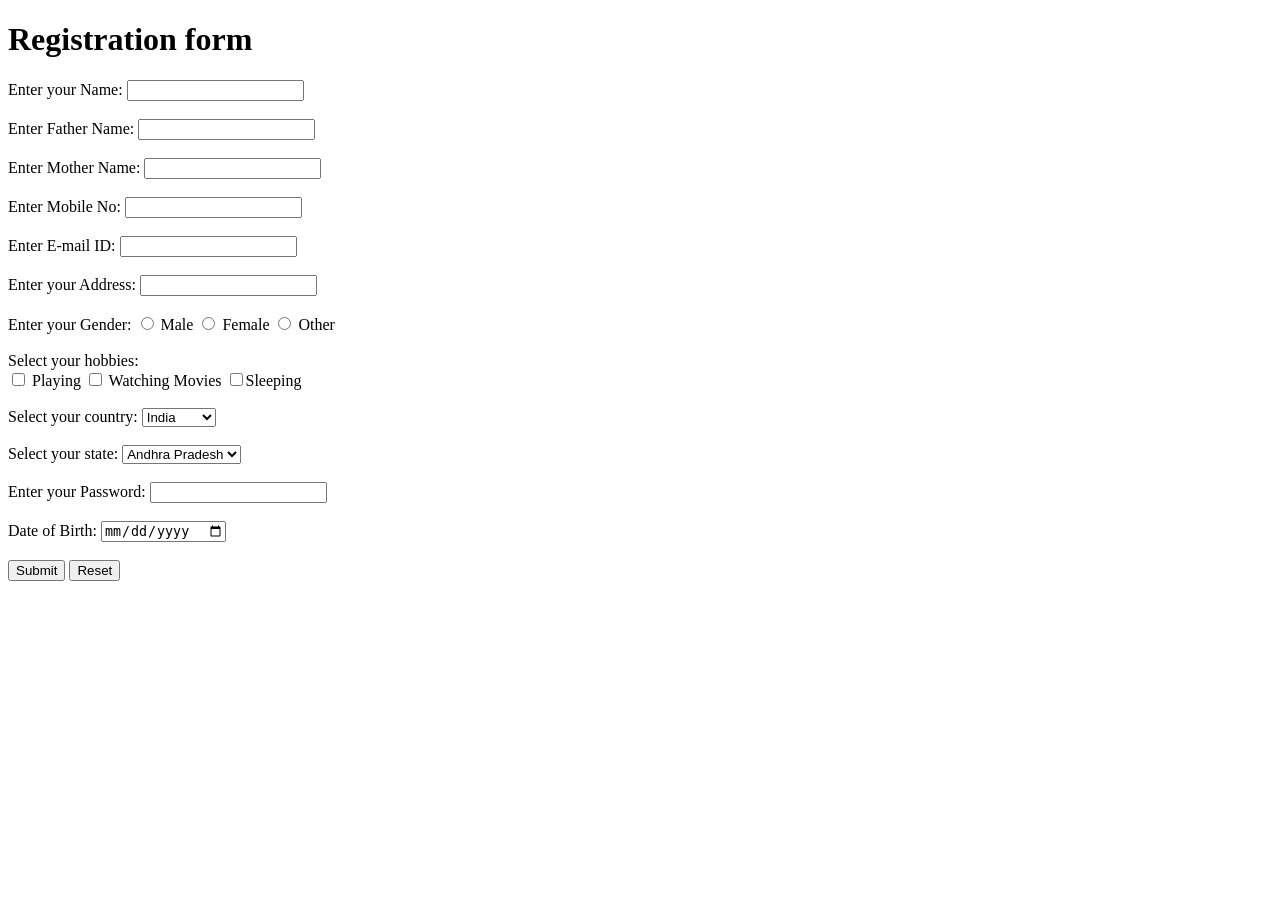
<file: Day-2.html>
<!DOCTYPE html>
<html>
    <head>
    </head>
    <body>
        <h1>Registration form</h1>

        <lable>Enter your Name:</lable> <input type="text" name="uname"><br><br>
        <lable>Enter Father Name:</lable> <input type="text" name="fname"><br><br>
        <lable>Enter Mother Name:</lable> <input type="text" name="mname"><br><br>
        <lable>Enter Mobile No:</lable> <input type="number" name="Mobile"><br><br>
        <lable>Enter E-mail ID:</lable> <input type="email" name="E-mail"><br><br>
        <lable>Enter your Address:</lable> <input type="textarea" name="Address"><br><br>
        <lable>Enter your Gender:</lable>
        <input type="radio" name="Gender" value="male"> Male
        <input type="radio" name="Gender" value="female"> Female
        <input type="radio" name="Gender" value="other"> Other<br><br>
        <lable>Select your hobbies:</lable><br>
        <input type="checkbox" name="hobbies" value="Playing"> Playing
        <input type="checkbox" name="hobbies" value="Watching Movies"> Watching Movies
        <input type="checkbox" name="hobbies" value="Sleeping">Sleeping<br><br>
        <lable>Select your country:</lable>
        <select name="country">
            <option value="India">India</option>
            <option value="U.S.A">U.S.A</option>
            <option value="Australia">Australia</option>
        </select><br><br>
        <lable>Select your state:</lable>
        <select name="state">
            <option value="Andhra Pradesh">Andhra Pradesh</option>
            <option value="Telangana">Telangana</option>
            <option value="Paris">Paris</option>
            <option value="Dalas">Dalas</option>
            <option value="Sydney">Sydney</option>
            <option value="Epstin Island">Epstin Island</option>
        </select><br><br>
        <lable>Enter your Password:</lable>
        <input type="password" name="pwd"><br><br>
        <lable>Date of Birth:</lable>
        <input type="date" name="dob"><br><br>
        <input type="submit" value="Submit">
        <input type="reset" value="Reset">
     </body>
</html>
</file>
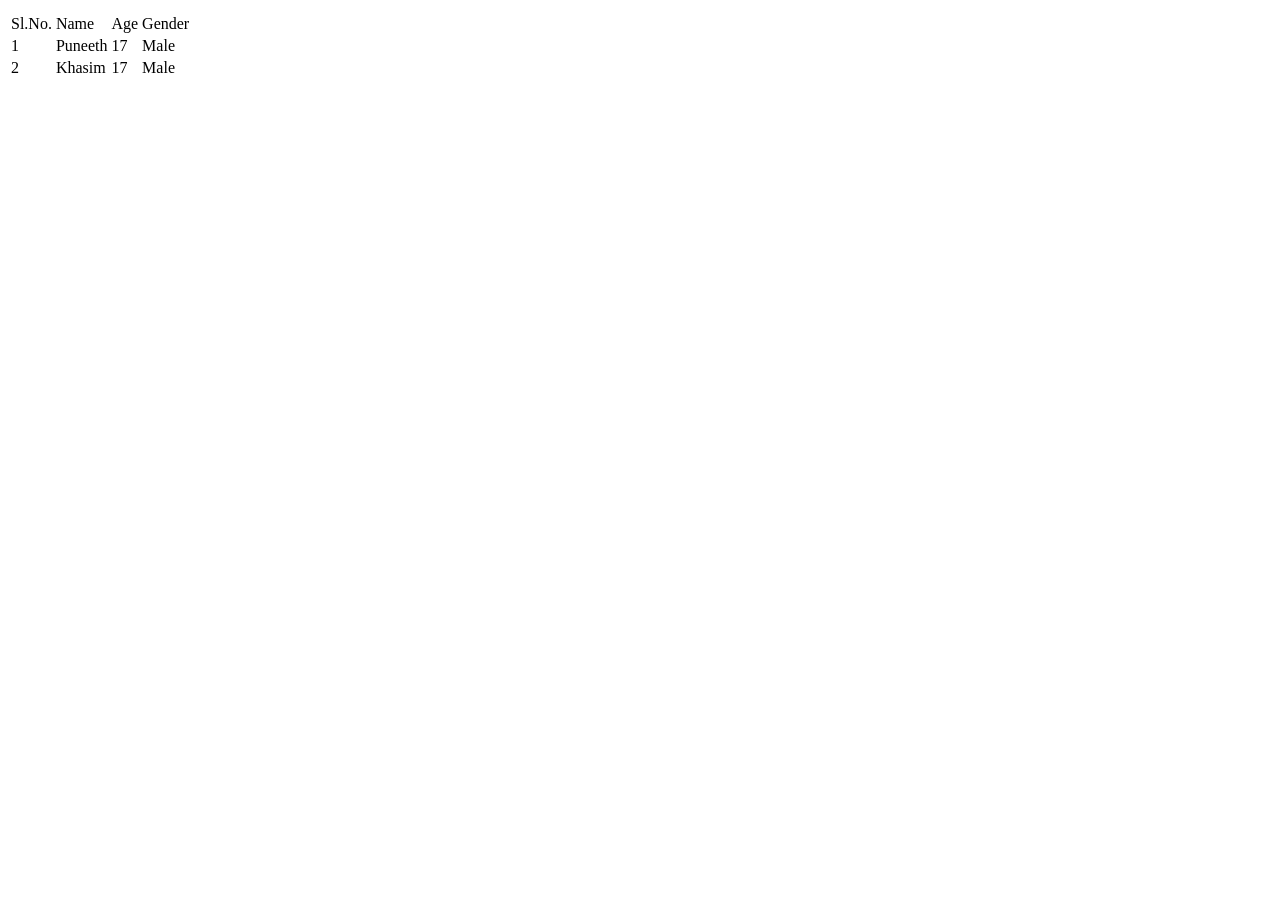
<file: Day-2_table.html>
<!DOCTYPE html>
<html>
    <head>
    </head>
    <body>
        <table>
            <th>
                <tr>
                    <td>Sl.No.</td>
                    <td>Name</td>
                    <td>Age</td>
                    <td>Gender</td>
                </tr>
                <tr>
                    <td>1</td>
                    <td>Puneeth</td>
                    <td>17</td>
                    <td>Male</td>
                </tr>
                <tr>
                    <td>2</td>
                    <td>Khasim</td>
                    <td>17</td>
                    <td>Male</td>
                </tr>
            </th>
        </table>
    </body>
</html>
</file>
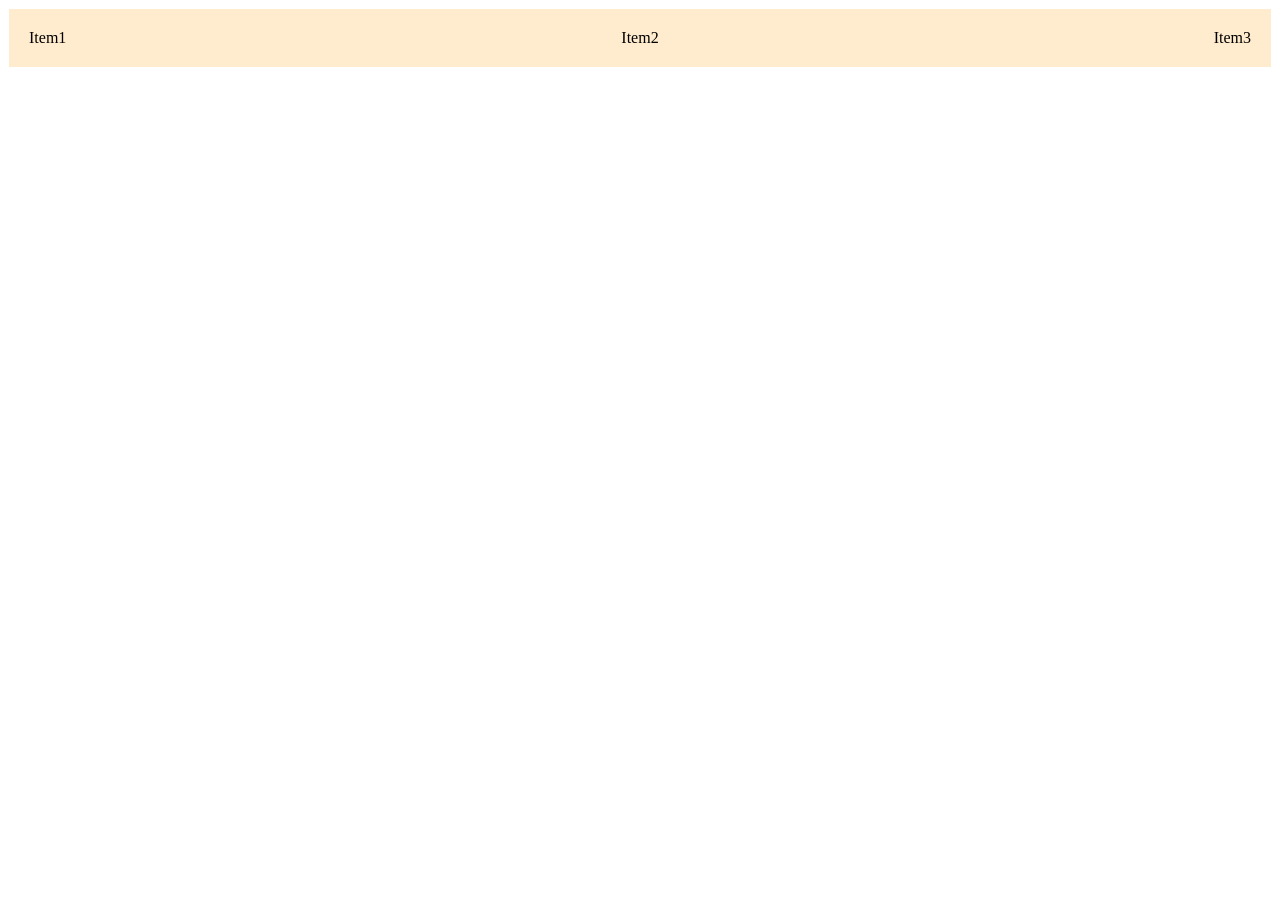
<file: flex.html>
<!DOCTYPE html>
<html>
    <head>
        <title>Flex Demo</title>
        <link rel="stylesheet" type="text/css" href="flex.css">
    </head>
    <body>
        <div class="flex-container">
    <div class="flex-item">Item1</div>
    <div class="flex-item">Item2</div>
    <div class="flex-item">Item3</div>
    </div>
    </body>
</html>
</file>
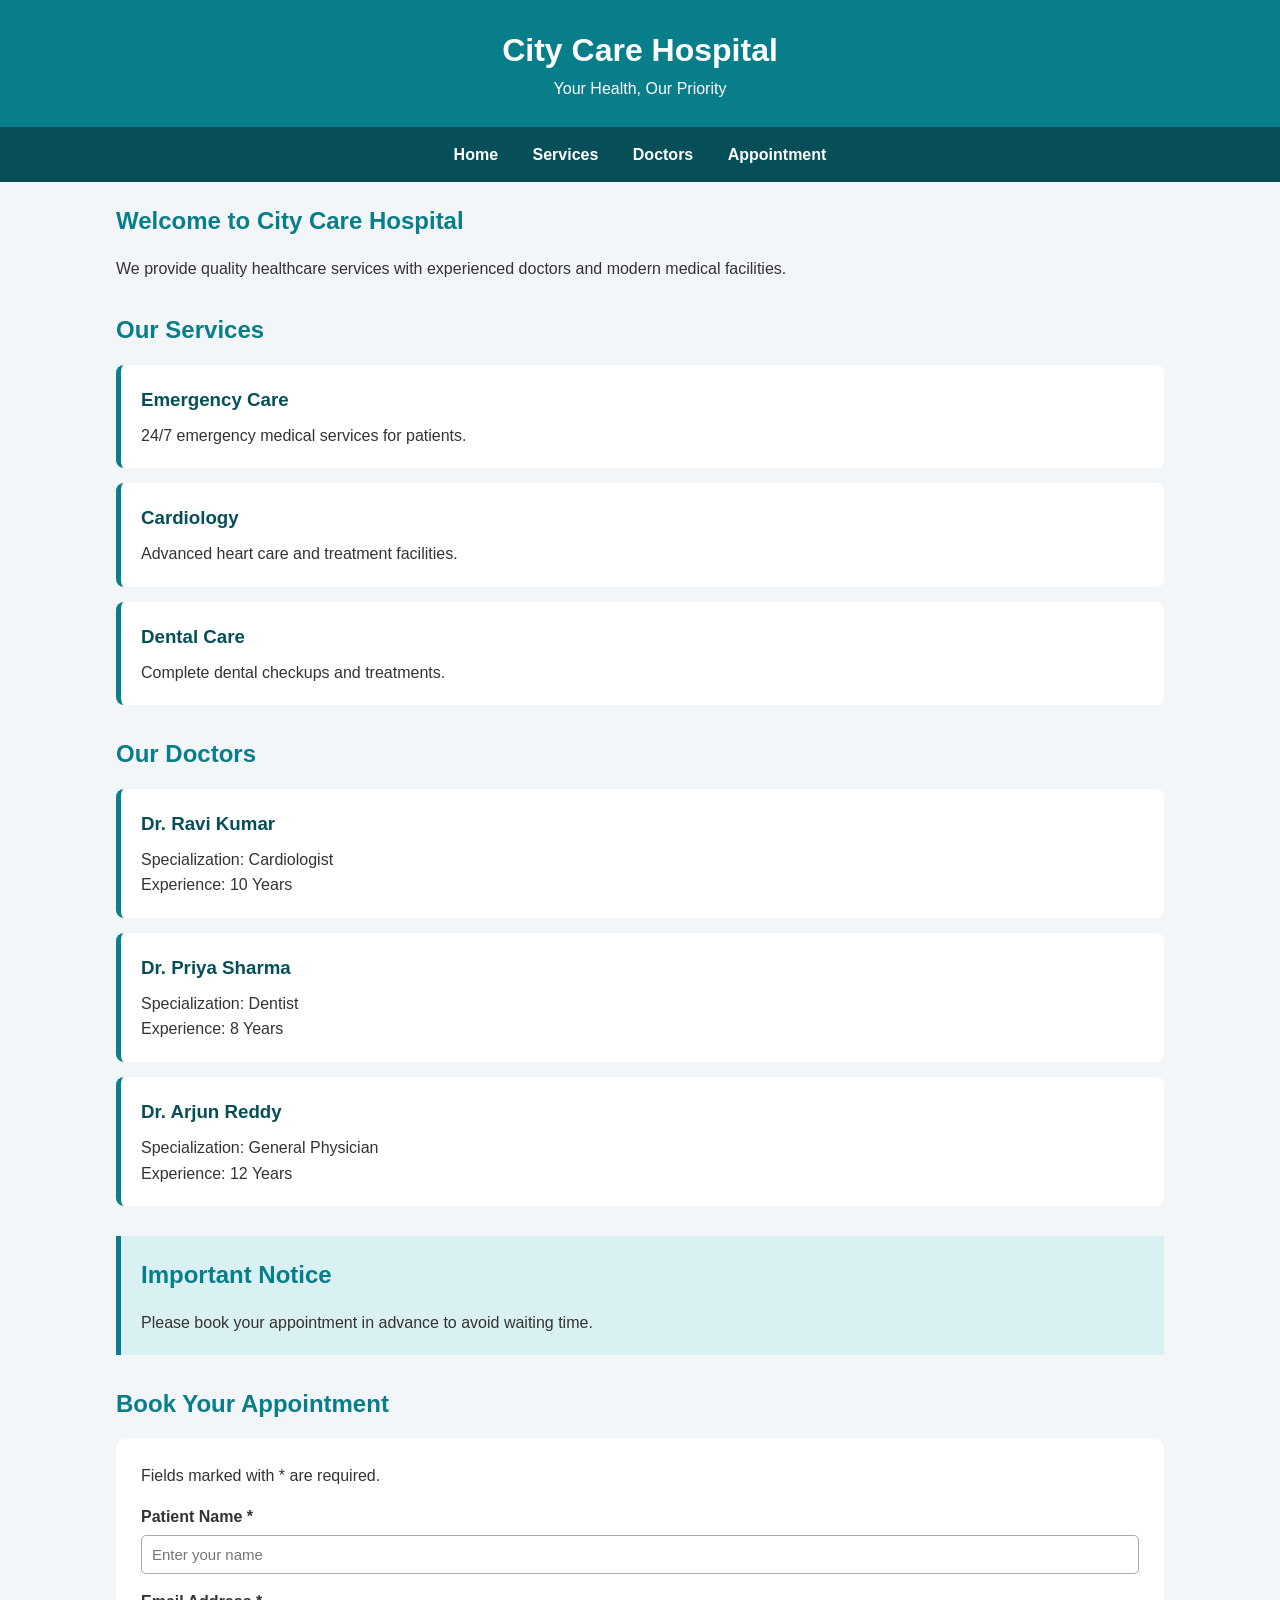
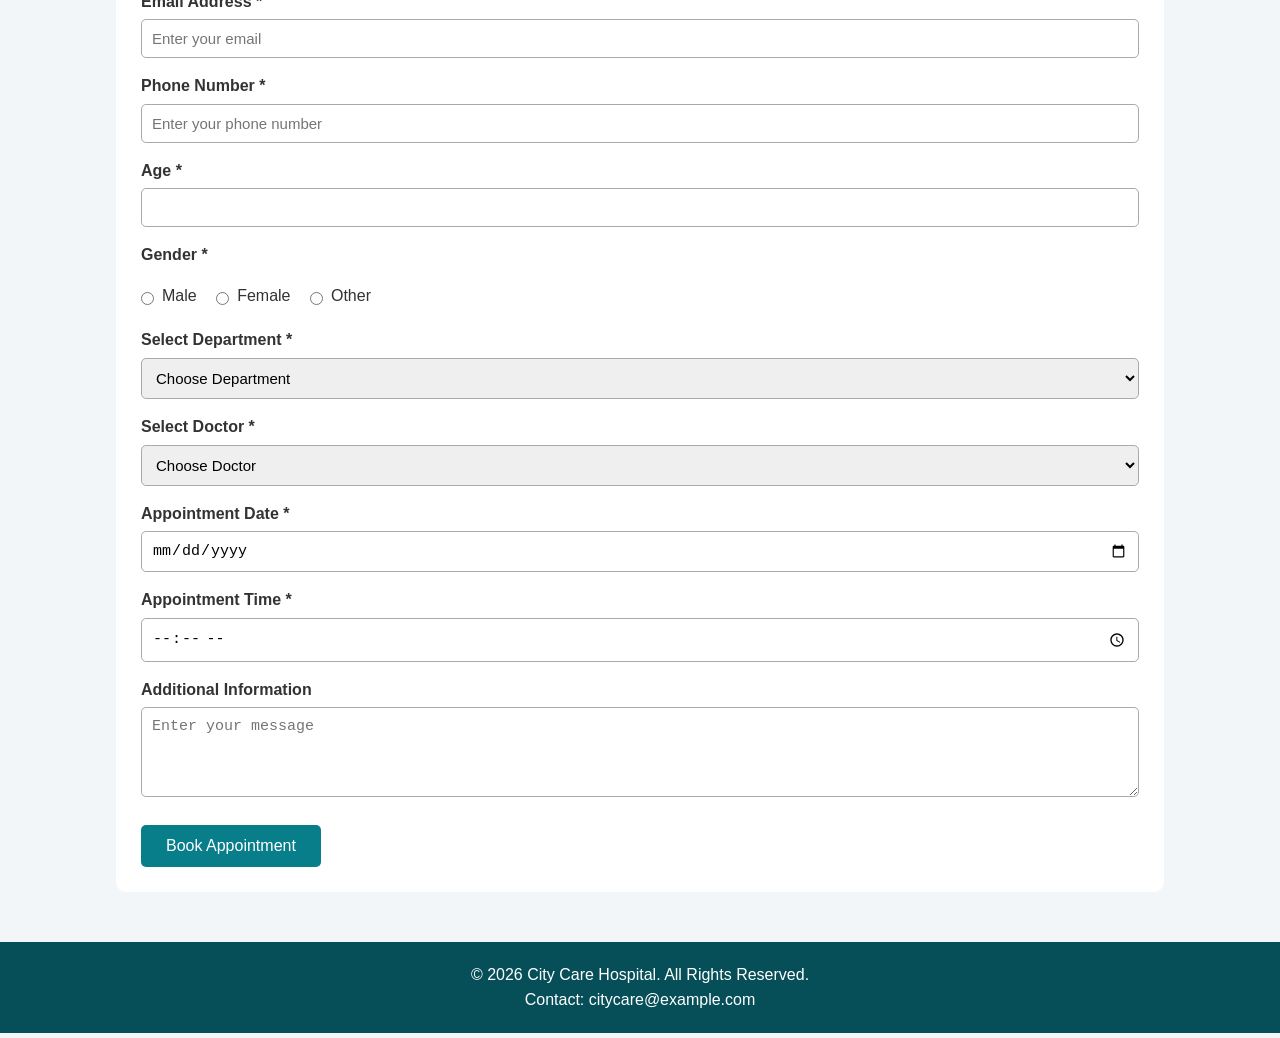
<file: Lab-Exeperiment-02.html>
<!DOCTYPE html>
<html lang="en">

<head>
    <meta charset="UTF-8">
    <meta name="viewport" content="width=device-width, initial-scale=1.0">

    <meta name="description" content="Hospital Patient Appointment Management Website">

    <title>City Care Hospital</title>

    <!-- Linking CSS -->
    <link rel="stylesheet" href="Lab-Exeperiment-02.css">
</head>

<body>

    <!-- Header -->
    <header>
        <h1>City Care Hospital</h1>
        <p>Your Health, Our Priority</p>
    </header>

    <!-- Navigation -->
    <nav aria-label="Main navigation">
        <a href="#home">Home</a>
        <a href="#services">Services</a>
        <a href="#doctors">Doctors</a>
        <a href="#appointment">Appointment</a>
    </nav>

    <!-- Main Content -->
    <main>

        <!-- Home Section -->
        <section id="home">
            <h2>Welcome to City Care Hospital</h2>
            <p>
                We provide quality healthcare services with
                experienced doctors and modern medical facilities.
            </p>
        </section>

        <!-- Hospital Services -->
        <section id="services">
            <h2>Our Services</h2>

            <article>
                <h3>Emergency Care</h3>
                <p>24/7 emergency medical services for patients.</p>
            </article>

            <article>
                <h3>Cardiology</h3>
                <p>Advanced heart care and treatment facilities.</p>
            </article>

            <article>
                <h3>Dental Care</h3>
                <p>Complete dental checkups and treatments.</p>
            </article>

        </section>

        <!-- Doctor Information -->
        <section id="doctors">
            <h2>Our Doctors</h2>

            <article>
                <h3>Dr. Ravi Kumar</h3>
                <p>Specialization: Cardiologist</p>
                <p>Experience: 10 Years</p>
            </article>

            <article>
                <h3>Dr. Priya Sharma</h3>
                <p>Specialization: Dentist</p>
                <p>Experience: 8 Years</p>
            </article>

            <article>
                <h3>Dr. Arjun Reddy</h3>
                <p>Specialization: General Physician</p>
                <p>Experience: 12 Years</p>
            </article>

        </section>

        <!-- Appointment Information -->
        <aside>
            <h2>Important Notice</h2>
            <p>
                Please book your appointment in advance
                to avoid waiting time.
            </p>
        </aside>

        <!-- Patient Appointment Form -->
        <section id="appointment">

            <h2>Book Your Appointment</h2>

            <form action="#" method="post">

                <p>Fields marked with * are required.</p>

                <!-- Patient Name -->
                <label for="name">Patient Name *</label>

                <input type="text" id="name" name="name"
                    placeholder="Enter your name"
                    autocomplete="name" required>

                <!-- Email -->
                <label for="email">Email Address *</label>

                <input type="email" id="email" name="email"
                    placeholder="Enter your email"
                    autocomplete="email" required>

                <!-- Phone Number -->
                <label for="phone">Phone Number *</label>

                <input type="tel" id="phone" name="phone"
                    placeholder="Enter your phone number"
                    autocomplete="tel"
                    pattern="[0-9]{10}"
                    title="Enter a 10-digit phone number"
                    required>

                <!-- Age -->
                <label for="age">Age *</label>

                <input type="number" id="age" name="age"
                    min="1" max="120" required>

                <!-- Gender -->
                <fieldset>
                    <legend>Gender *</legend>

                    <label class="option">
                        <input type="radio" name="gender"
                            value="male" required>
                        Male
                    </label>

                    <label class="option">
                        <input type="radio" name="gender"
                            value="female">
                        Female
                    </label>

                    <label class="option">
                        <input type="radio" name="gender"
                            value="other">
                        Other
                    </label>
                </fieldset>

                <!-- Department -->
                <label for="department">Select Department *</label>

                <select id="department" name="department" required>

                    <option value="">Choose Department</option>
                    <option value="cardiology">Cardiology</option>
                    <option value="dental">Dental Care</option>
                    <option value="general">General Medicine</option>
                    <option value="emergency">Emergency Care</option>

                </select>

                <!-- Doctor -->
                <label for="doctor">Select Doctor *</label>

                <select id="doctor" name="doctor" required>

                    <option value="">Choose Doctor</option>
                    <option value="ravi">Dr. Ravi Kumar</option>
                    <option value="priya">Dr. Priya Sharma</option>
                    <option value="arun">Dr. Arun Reddy</option>

                </select>

                <!-- Appointment Date -->
                <label for="date">Appointment Date *</label>

                <input type="date" id="date" name="date" required>

                <!-- Appointment Time -->
                <label for="time">Appointment Time *</label>

                <input type="time" id="time" name="time" required>

                <!-- Message -->
                <label for="message">Additional Information</label>

                <textarea id="message" name="message"
                    rows="4"
                    placeholder="Enter your message"></textarea>

                <!-- Submit Button -->
                <button type="submit">
                    Book Appointment
                </button>

            </form>

        </section>

    </main>

    <!-- Footer -->
    <footer>
        <p>&copy; 2026 City Care Hospital. All Rights Reserved.</p>
        <p>Contact: citycare@example.com</p>
    </footer>

</body>
</html>
</file>
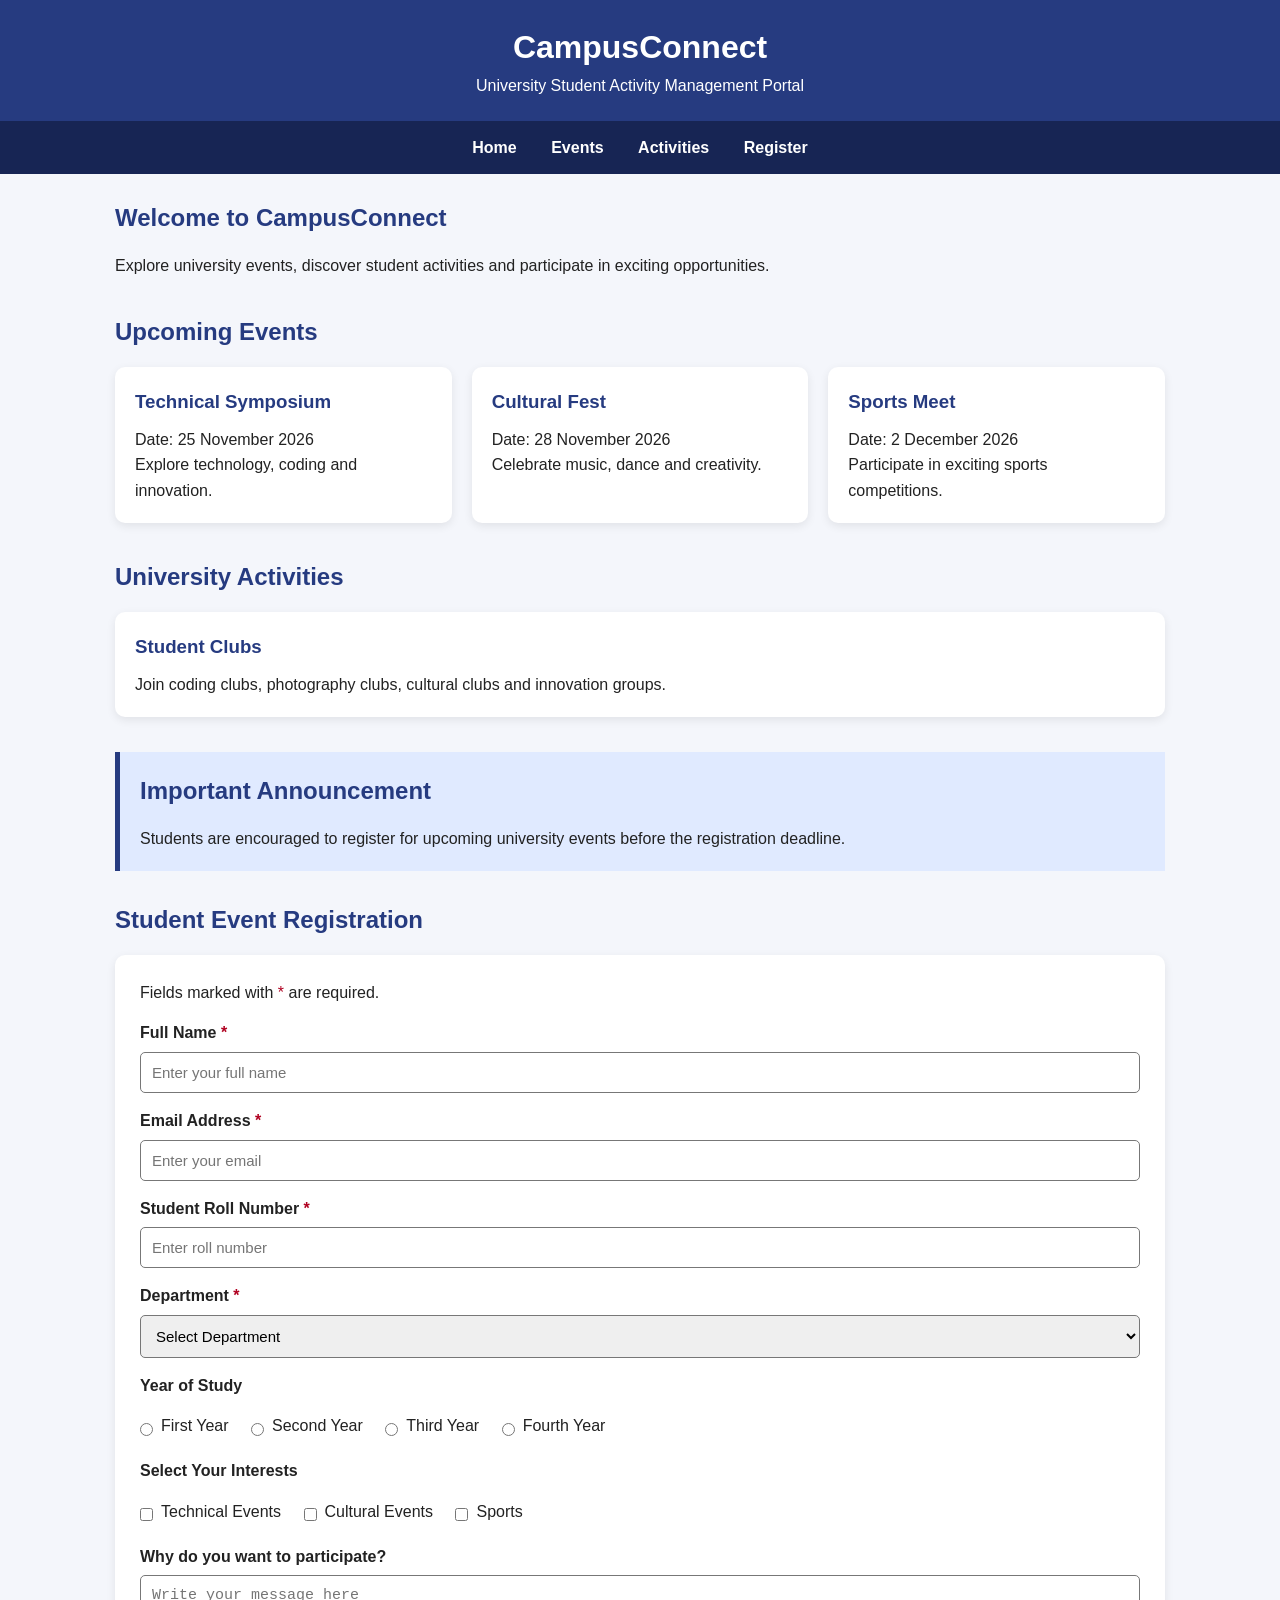
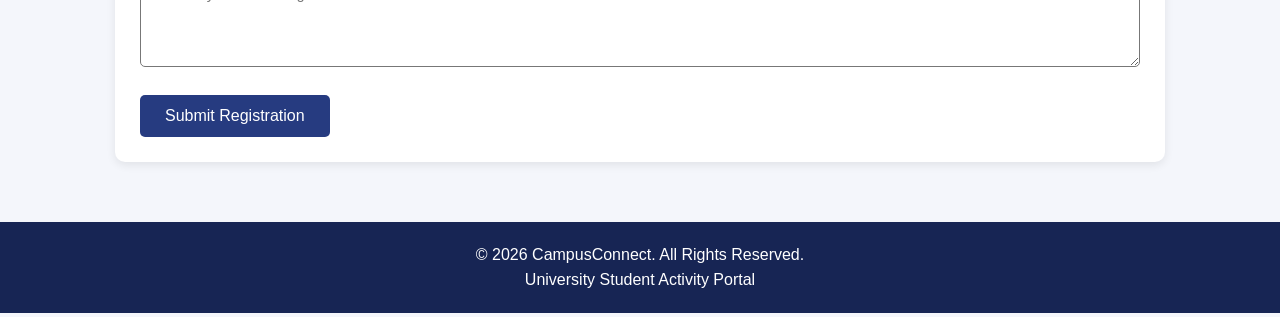
<file: Lab.Experiment-01.html>
<!DOCTYPE html>
<html lang="en">

<head>
    <meta charset="UTF-8">
    <meta name="viewport" content="width=device-width, initial-scale=1.0">

    <meta name="description" content="University Student Activity Management Portal">
    <meta name="author" content="Student Activity Team">

    <title>CampusConnect | Student Activities</title>

    <!-- External CSS -->
    <link rel="stylesheet" href="Lab-Experiment-01.css">
</head>

<body>

    <!-- Header -->
    <header>
        <h1>CampusConnect</h1>
        <p>University Student Activity Management Portal</p>
    </header>

    <!-- Navigation -->
    <nav aria-label="Main navigation">
        <a href="#home">Home</a>
        <a href="#events">Events</a>
        <a href="#activities">Activities</a>
        <a href="#register">Register</a>
    </nav>

    <!-- Main Content -->
    <main>

        <!-- Home Section -->
        <section id="home">
            <h2>Welcome to CampusConnect</h2>
            <p>
                Explore university events, discover student
                activities and participate in exciting opportunities.
            </p>
        </section>

        <!-- Upcoming Events -->
        <section id="events">
            <h2>Upcoming Events</h2>

            <div class="events">

                <article>
                    <h3>Technical Symposium</h3>
                    <p>Date: 25 November 2026</p>
                    <p>Explore technology, coding and innovation.</p>
                </article>

                <article>
                    <h3>Cultural Fest</h3>
                    <p>Date: 28 November 2026</p>
                    <p>Celebrate music, dance and creativity.</p>
                </article>

                <article>
                    <h3>Sports Meet</h3>
                    <p>Date: 2 December 2026</p>
                    <p>Participate in exciting sports competitions.</p>
                </article>

            </div>
        </section>

        <!-- University Activities -->
        <section id="activities">
            <h2>University Activities</h2>

            <article>
                <h3>Student Clubs</h3>
                <p>
                    Join coding clubs, photography clubs,
                    cultural clubs and innovation groups.
                </p>
            </article>
        </section>

        <!-- Announcements -->
        <aside>
            <h2>Important Announcement</h2>
            <p>
                Students are encouraged to register for upcoming
                university events before the registration deadline.
            </p>
        </aside>

        <!-- Registration Form -->
        <section id="register">

            <h2>Student Event Registration</h2>

            <form action="#" method="post">

                <p>
                    Fields marked with
                    <span class="required">*</span>
                    are required.
                </p>

                <!-- Text Fields -->
                <label for="name">
                    Full Name <span class="required">*</span>
                </label>

                <input type="text" id="name" name="name"
                    placeholder="Enter your full name"
                    autocomplete="name" required>

                <label for="email">
                    Email Address <span class="required">*</span>
                </label>

                <input type="email" id="email" name="email"
                    placeholder="Enter your email"
                    autocomplete="email" required>

                <label for="roll">
                    Student Roll Number <span class="required">*</span>
                </label>

                <input type="text" id="roll" name="roll"
                    placeholder="Enter roll number" required>

                <!-- Dropdown -->
                <label for="department">
                    Department <span class="required">*</span>
                </label>

                <select id="department" name="department" required>
                    <option value="">Select Department</option>
                    <option value="cse">Computer Science</option>
                    <option value="ece">Electronics</option>
                    <option value="eee">Electrical</option>
                    <option value="mech">Mechanical</option>
                    <option value="civil">Civil</option>
                </select>

                <!-- Radio Buttons -->
                <fieldset>
                    <legend>Year of Study</legend>

                    <label class="option">
                        <input type="radio" name="year"
                            value="1st" required>
                        First Year
                    </label>

                    <label class="option">
                        <input type="radio" name="year"
                            value="2nd">
                        Second Year
                    </label>

                    <label class="option">
                        <input type="radio" name="year"
                            value="3rd">
                        Third Year
                    </label>

                    <label class="option">
                        <input type="radio" name="year"
                            value="4th">
                        Fourth Year
                    </label>
                </fieldset>

                <!-- Checkboxes -->
                <fieldset>
                    <legend>Select Your Interests</legend>

                    <label class="option">
                        <input type="checkbox" name="interest"
                            value="technical">
                        Technical Events
                    </label>

                    <label class="option">
                        <input type="checkbox" name="interest"
                            value="cultural">
                        Cultural Events
                    </label>

                    <label class="option">
                        <input type="checkbox" name="interest"
                            value="sports">
                        Sports
                    </label>
                </fieldset>

                <!-- Textarea -->
                <label for="message">
                    Why do you want to participate?
                </label>

                <textarea id="message" name="message"
                    rows="4"
                    placeholder="Write your message here"></textarea>

                <!-- Submit Button -->
                <button type="submit">
                    Submit Registration
                </button>

            </form>
        </section>

    </main>

    <!-- Footer -->
    <footer>
        <p>&copy; 2026 CampusConnect. All Rights Reserved.</p>
        <p>University Student Activity Portal</p>
    </footer>

</body>
</html>
</file>
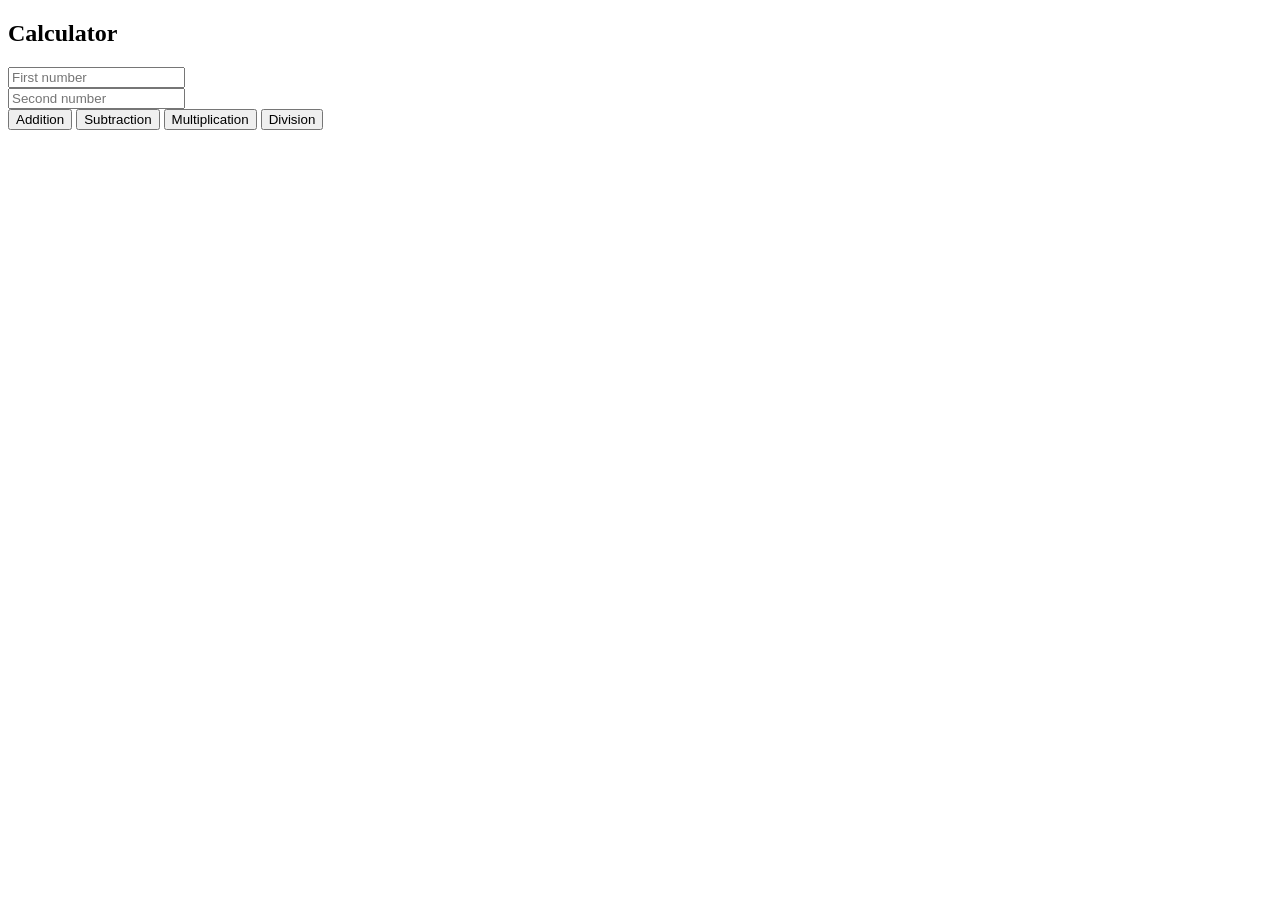
<file: netra.html/Calculator.html>
<!DOCTYPE html>
<html>
    <head></head>
    <body>
        <h2>Calculator</h2>
        <input type="number" id="a" placeholder="First number" /> <br>
        <input type="number" id="b" placeholder="Second number" /> <br>

        <button onclick="Calculate('+')">Addition</button>
        <button onclick="Calculate('-')">Subtraction</button>
        <button onclick="Calculate('*')">Multiplication</button>
        <button onclick="Calculate('/')">Division</button>

        <h3 id="result"></h3>

        <script>
            function Calculate(operation){
                let x = Number(document.getElementById("a").value);
                let y = Number(document.getElementById("b").value);
                
                let result;

                if(operation == "+"){
                    result = x + y;
                }else if(operation == "-"){
                    result = x - y;
                }else if(operation == "*"){
                    result = x * y;
                }else if(operation == "/"){
                    result = y != 0 ? x / y : "Cannot divide by zero";
                }
                    document.getElementById("result").innerHTML = operation + " : " + result;
                }

            </script>
    </body>
</html>
</file>
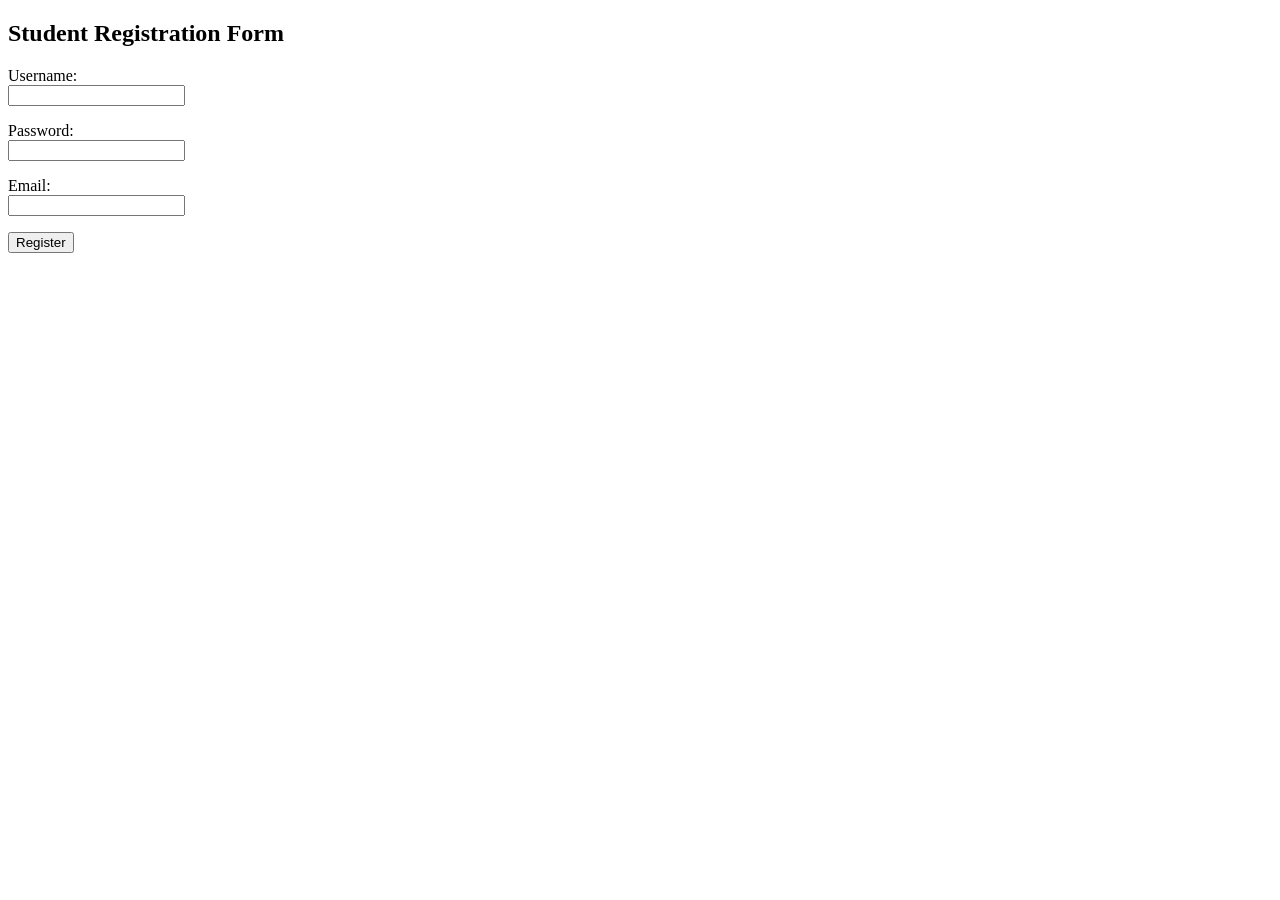
<file: netra.html/email.html>
<!DOCTYPE html>
<html>
<head>  
    <title>Student Registration Form</title>
    </head>
<body>
    <h2>Student Registration Form</h2>

    <form onsubmit="return validateForm()">
        Username: <br/>
       <input type="text" id="username"/>
       <p id="usernameError" class="error"></p>
       Password: <br/>
       <input type="password" id="password"/>
         <p id="passwordError" class="error"></p>
         Email:<br/>
       <input type="email" id="email"/>
       <p id="emailError" class="error"></p>
       <button type="submit">Register</button>
    </form>
    <p id="result"></p>
    <script src ="email.js"></script>
</body>
</html>
</file>
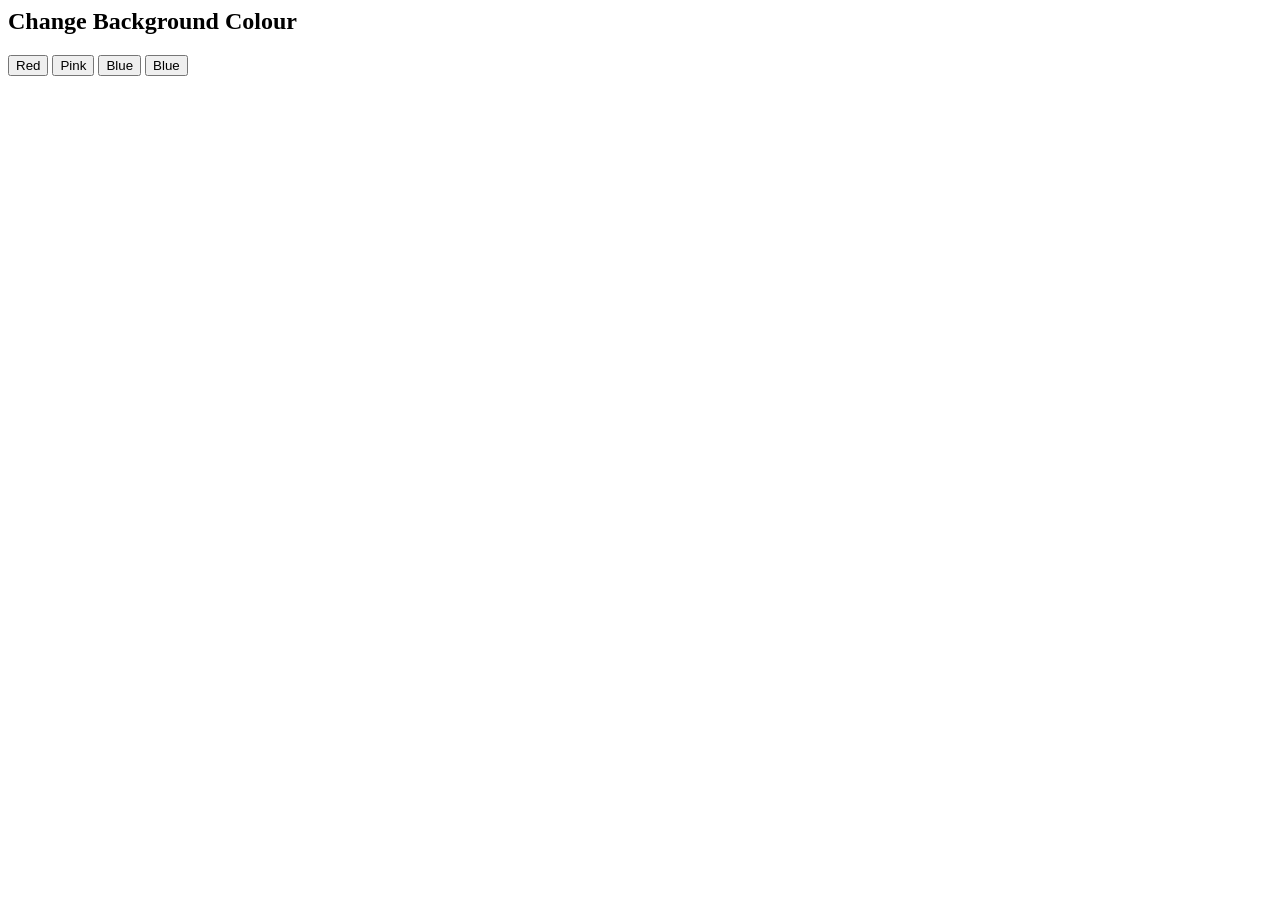
<file: netra.html/Ex.html>
<html>
    <head>
        <title>Button Click</title>
    </head>
    <body>
        <h2>Change Background Colour</h2>

        <button onclick="changeColor('red')">Red</button>
        <button onclick="changeColor('pink')">Pink</button>
        <button onclick="changeColor('blue')">Blue</button>
        <button onclick="alert"('You clicked the blue button!')>Blue</button>

        <script>
            function changeColor(color){
                document.body.style.backgroundColor = color;
            }
        </script>
    </body>
</html>
</file>
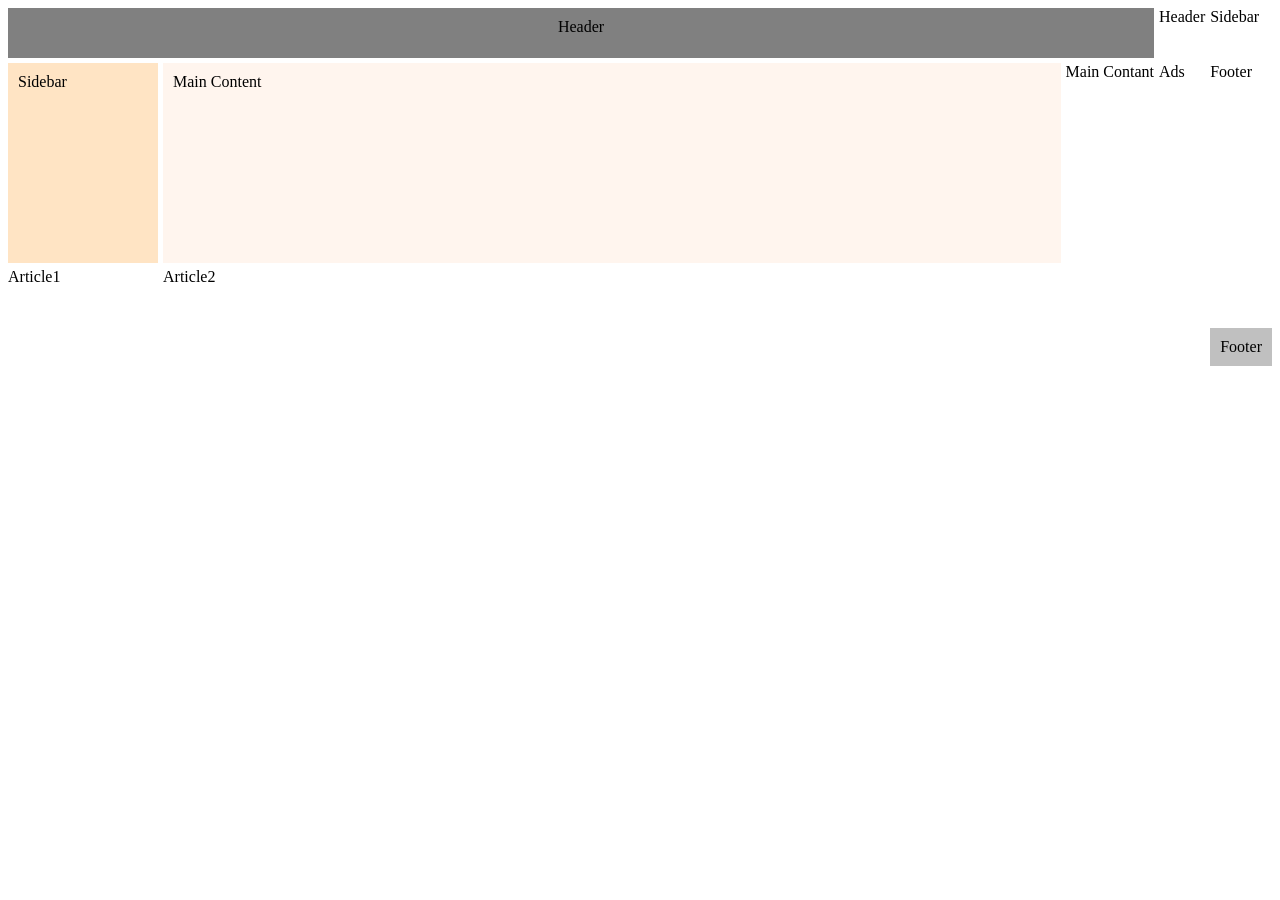
<file: netra.html/gridPractice.html>
<!DOCTYPE html>
<html lang="en">
    <head>
        <meta charset="UTF-8">
        <meta name="viewport" content="width=device-width, initial-scale=1.">
        <title>Grid Demo</title>
        <link href="grid.css" rel="stylesheet" type="text/css">
    </head>
    <body>
        <div class="container">
            <div class="header">Header</div>        <header>Header</header>
            <div class="sidebar">Sidebar</div>      <sidebar>Sidebar</sidebar>
            <div class="content">Main Content</div> <content>Main Contant</content>
            <div class="ads">Ads</div>              <ads>Ads</ads>
            <div class="footer">Footer</div>        <footer>Footer</footer>
                                                    <article>Article1</article>
                                                    <article>Article2</article>
        </div>
    </body>
</html>
</file>
<file: flex.css>
.flex-container {
    display: flex;
    flex-direction: row;
    justify-content: space-between;
}
.flex-container{
    background-color: blanchedalmond;
    padding: 20px;
    border: 1px solid white;
    text-align: center;
}
</file>
<file: Lab-Exeperiment-02.css>
/* General Styling */
* {
    margin: 0;
    padding: 0;
    box-sizing: border-box;
}

/* Body */
body {
    font-family: Arial, sans-serif;
    background-color: #f2f6f9;
    color: #333;
    line-height: 1.6;
}

/* Header */
header {
    background-color: #087e8b;
    color: white;
    text-align: center;
    padding: 25px;
}

/* Navigation */
nav {
    background-color: #064f58;
    padding: 15px;
    text-align: center;
}

nav a {
    color: white;
    text-decoration: none;
    margin: 15px;
    font-weight: bold;
}

nav a:hover,
nav a:focus {
    text-decoration: underline;
}

/* Main Content */
main {
    width: 85%;
    margin: auto;
    padding: 20px;
}

/* Sections */
section {
    margin-bottom: 30px;
}

h2 {
    color: #087e8b;
    margin-bottom: 15px;
}

/* Services and Doctors */
article {
    background-color: white;
    padding: 20px;
    margin-bottom: 15px;
    border-radius: 8px;
    border-left: 5px solid #087e8b;
}

article h3 {
    color: #064f58;
    margin-bottom: 8px;
}

/* Important Notice */
aside {
    background-color: #d9f1f2;
    padding: 20px;
    margin-bottom: 30px;
    border-left: 5px solid #087e8b;
}

/* Appointment Form */
form {
    background-color: white;
    padding: 25px;
    border-radius: 10px;
}

/* Labels */
label {
    display: block;
    margin-top: 15px;
    font-weight: bold;
}

/* Input Fields */
input,
select,
textarea {
    width: 100%;
    padding: 10px;
    margin-top: 5px;
    border: 1px solid #aaa;
    border-radius: 5px;
    font-size: 15px;
}

/* Radio Buttons */
input[type="radio"] {
    width: auto;
    margin-right: 8px;
}

.option {
    display: inline-flex;
    align-items: center;
    margin-right: 15px;
    font-weight: normal;
}

fieldset {
    border: none;
    margin-top: 15px;
}

legend {
    font-weight: bold;
}

/* Button */
button {
    background-color: #087e8b;
    color: white;
    padding: 12px 25px;
    border: none;
    border-radius: 5px;
    margin-top: 20px;
    font-size: 16px;
    cursor: pointer;
}

button:hover,
button:focus {
    background-color: #064f58;
}

/* Keyboard Accessibility */
a:focus-visible,
input:focus-visible,
select:focus-visible,
textarea:focus-visible,
button:focus-visible {
    outline: 3px solid orange;
    outline-offset: 3px;
}

/* Footer */
footer {
    background-color: #064f58;
    color: white;
    text-align: center;
    padding: 20px;
}

/* Responsive Design */
@media (max-width: 600px) {

    main {
        width: 95%;
    }

    nav a {
        display: inline-block;
        margin: 5px;
    }

    .option {
        margin-right: 8px;
    }
}
</file>
<file: Lab-Experiment-01.css>
/* General Styling */
* {
    margin: 0;
    padding: 0;
    box-sizing: border-box;
}

/* Body */
body {
    font-family: Arial, sans-serif;
    background: #f4f6fb;
    color: #222;
    line-height: 1.6;
}

/* Header */
header {
    background: #263b80;
    color: white;
    padding: 22px;
    text-align: center;
}

/* Navigation */
nav {
    background: #172554;
    padding: 14px;
    text-align: center;
}

nav a {
    color: white;
    text-decoration: none;
    margin: 0 15px;
    font-weight: bold;
}

nav a:hover,
nav a:focus {
    text-decoration: underline;
}

/* Main Content */
main {
    max-width: 1100px;
    margin: auto;
    padding: 25px;
}

/* Sections */
section {
    margin-bottom: 35px;
}

h2 {
    color: #263b80;
    margin-bottom: 15px;
}

/* Event Cards */
.events {
    display: grid;
    grid-template-columns: repeat(auto-fit, minmax(230px, 1fr));
    gap: 20px;
}

article {
    background: white;
    padding: 20px;
    border-radius: 10px;
    box-shadow: 0 3px 10px #00000015;
}

article h3 {
    color: #263b80;
    margin-bottom: 10px;
}

/* Announcement */
aside {
    background: #e0eaff;
    padding: 20px;
    border-left: 5px solid #263b80;
    margin-bottom: 30px;
}

/* Registration Form */
form {
    background: white;
    padding: 25px;
    border-radius: 10px;
    box-shadow: 0 3px 10px #00000015;
}

/* Labels */
label {
    display: block;
    margin-top: 15px;
    font-weight: bold;
}

/* Input Fields */
input,
select,
textarea {
    width: 100%;
    padding: 11px;
    margin-top: 6px;
    border: 1px solid #777;
    border-radius: 5px;
    font-size: 15px;
}

/* Radio Buttons and Checkboxes */
input[type="radio"],
input[type="checkbox"] {
    width: auto;
    margin-right: 8px;
}

fieldset {
    border: none;
    margin-top: 15px;
}

legend {
    font-weight: bold;
}

.option {
    display: inline-flex;
    align-items: center;
    margin-right: 18px;
    font-weight: normal;
}

/* Submit Button */
button {
    margin-top: 20px;
    padding: 12px 25px;
    background: #263b80;
    color: white;
    border: none;
    border-radius: 5px;
    cursor: pointer;
    font-size: 16px;
}

button:hover,
button:focus {
    background: #172554;
}

/* Keyboard Accessibility */
a:focus-visible,
button:focus-visible,
input:focus-visible,
select:focus-visible,
textarea:focus-visible {
    outline: 3px solid #e09b00;
    outline-offset: 3px;
}

/* Required Field Indicator */
.required {
    color: #b00020;
}

/* Footer */
footer {
    background: #172554;
    color: white;
    text-align: center;
    padding: 20px;
}

/* Responsive Design */
@media (max-width: 600px) {

    nav a {
        display: inline-block;
        margin: 5px;
    }

    main {
        padding: 15px;
    }

    .option {
        margin-right: 10px;
    }
}
</file>
<file: netra.html/grid.css>
.container{
    display:grid;
    grid-template-areas: 
    "header header header"
    "siderbar content ads"
    "footer footer footer";
    grid-template-columns: 150px 1fr;
    grid-template-rows: 50px 200px 50px;
    gap: 5px;
}
.header{
    background-color: gray;
    padding: 10px;
    text-align: center;
    grid-area: header;
}
.sidebar{
    background-color: bisque;
    padding: 10px;
    grid-area: siderbar;
}
.content{
    background-color: seashell;
    padding: 10px;
    grid-area:Main Content;
}
.ads{
    background-color: gainsboro;
    padding: 10px;
    grid-area: Ads;
}
.footer{
    background-color: silver;
    padding: 10px;
    grid-area: Footer;
    text-align: center;
}
.item{
    background-color: #f2f2f2;
    padding: 20px;
    text-align: center;
    border: 1px solid #ccc;
}
.transition{
    transition: all;
    transition-duration: 3s;
}
#submitbtn:hover{
    background-color: Red;
    transform: ;
}
</file>
